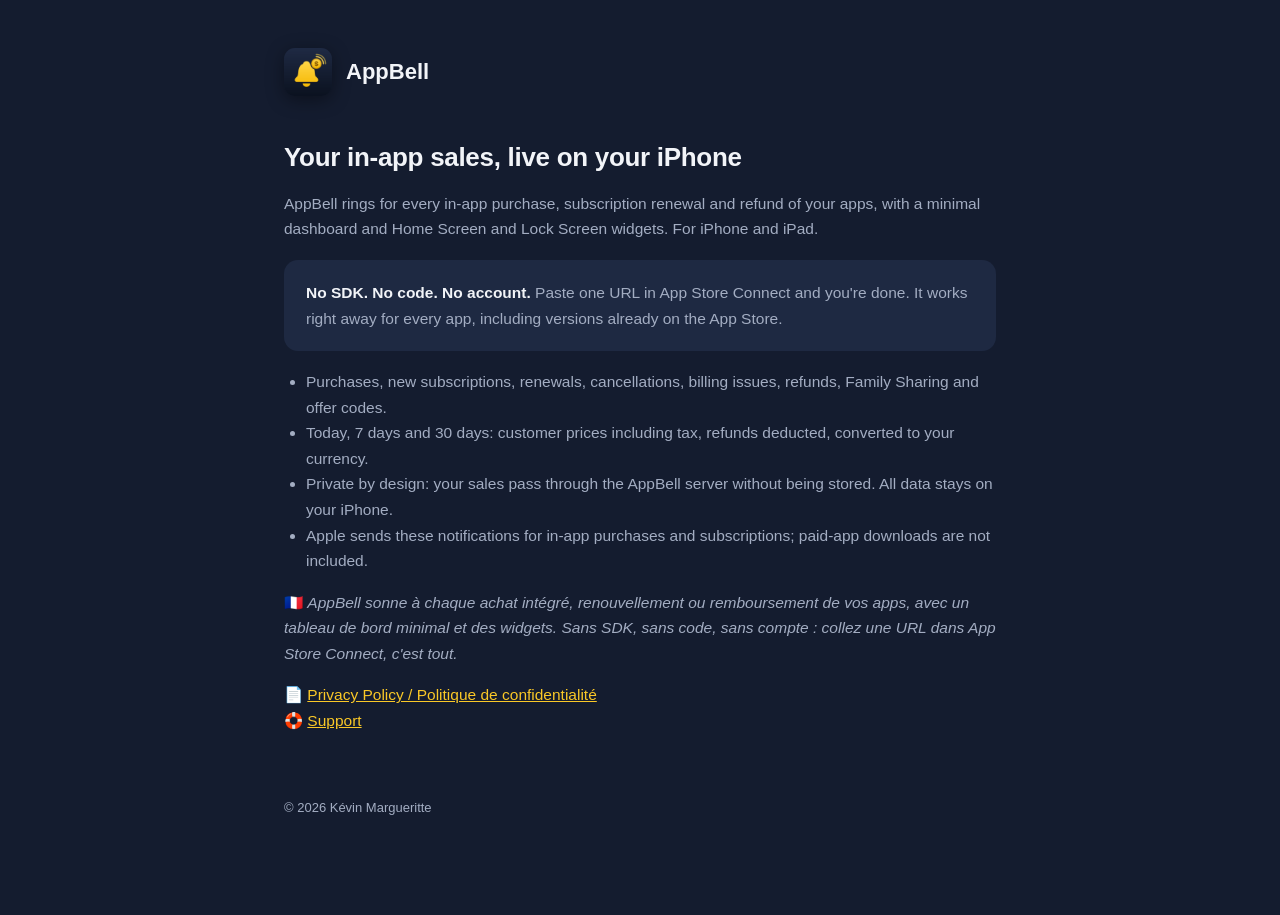
<file: index.html>
<!doctype html>
<html lang="en">
<head>
  <meta charset="utf-8">
  <meta name="viewport" content="width=device-width, initial-scale=1">
  <title>AppBell — Your in-app sales, live on your iPhone</title>
  <meta name="description" content="AppBell rings for every in-app purchase, renewal and refund of your apps. No SDK, no code, no account.">
  <link rel="icon" type="image/png" href="logo.png">
  <link rel="apple-touch-icon" href="logo.png">
  <link rel="stylesheet" href="style.css">
</head>
<body>
  <div class="wrap">
    <header>
      <img class="logo" src="logo.png" alt="AppBell">
      <h1>AppBell</h1>
    </header>

    <h2>Your in-app sales, live on your iPhone</h2>
    <p>AppBell rings for every in-app purchase, subscription renewal and refund of your apps,
    with a minimal dashboard and Home Screen and Lock Screen widgets. For iPhone and iPad.</p>

    <div class="card">
      <p><strong>No SDK. No code. No account.</strong> Paste one URL in App Store Connect and
      you're done. It works right away for every app, including versions already on the App Store.</p>
    </div>

    <ul>
      <li>Purchases, new subscriptions, renewals, cancellations, billing issues, refunds,
      Family Sharing and offer codes.</li>
      <li>Today, 7 days and 30 days: customer prices including tax, refunds deducted,
      converted to your currency.</li>
      <li>Private by design: your sales pass through the AppBell server without being stored.
      All data stays on your iPhone.</li>
      <li>Apple sends these notifications for in-app purchases and subscriptions; paid-app
      downloads are not included.</li>
    </ul>

    <p>🇫🇷 <em>AppBell sonne à chaque achat intégré, renouvellement ou remboursement
    de vos apps, avec un tableau de bord minimal et des widgets. Sans SDK, sans code,
    sans compte : collez une URL dans App Store Connect, c'est tout.</em></p>

    <p>
      📄 <a href="privacy.html">Privacy Policy / Politique de confidentialité</a><br>
      🛟 <a href="support.html">Support</a>
    </p>

    <footer>
      © 2026 Kévin Margueritte
    </footer>
  </div>
</body>
</html>
</file>
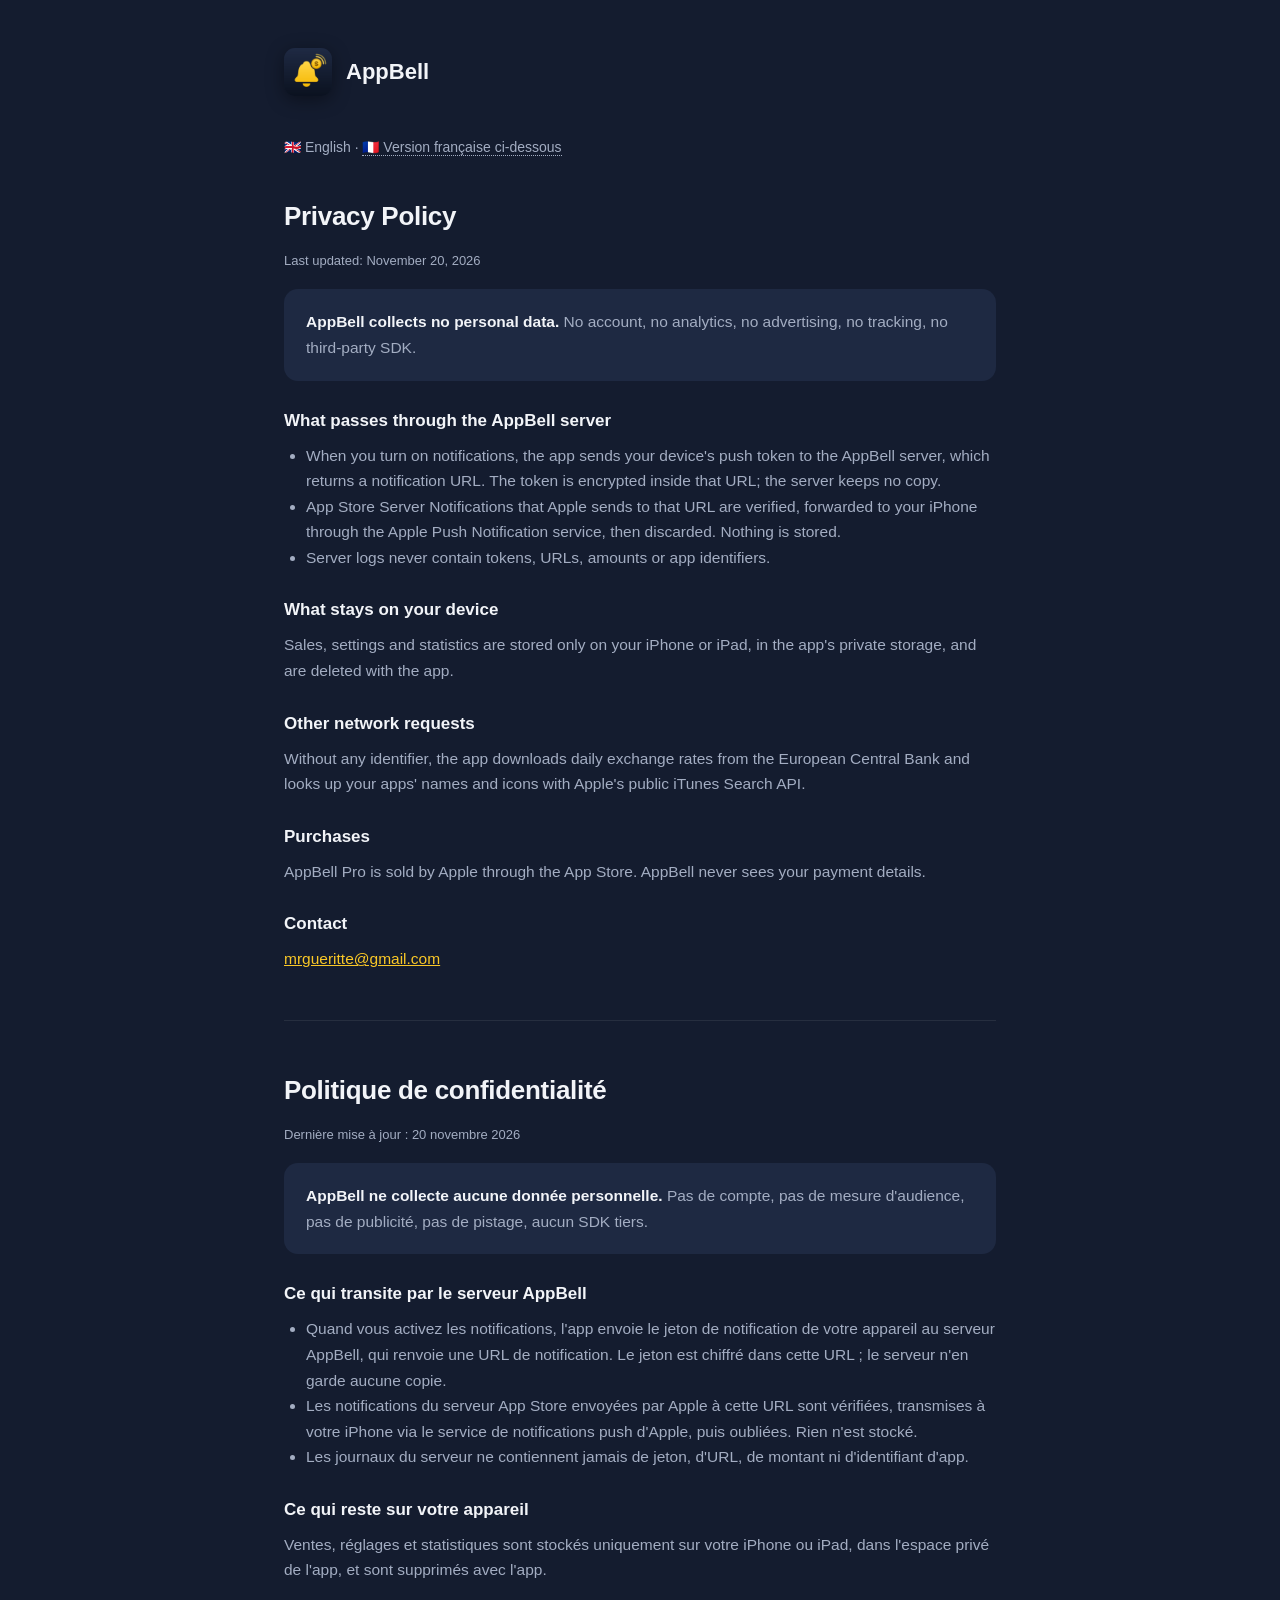
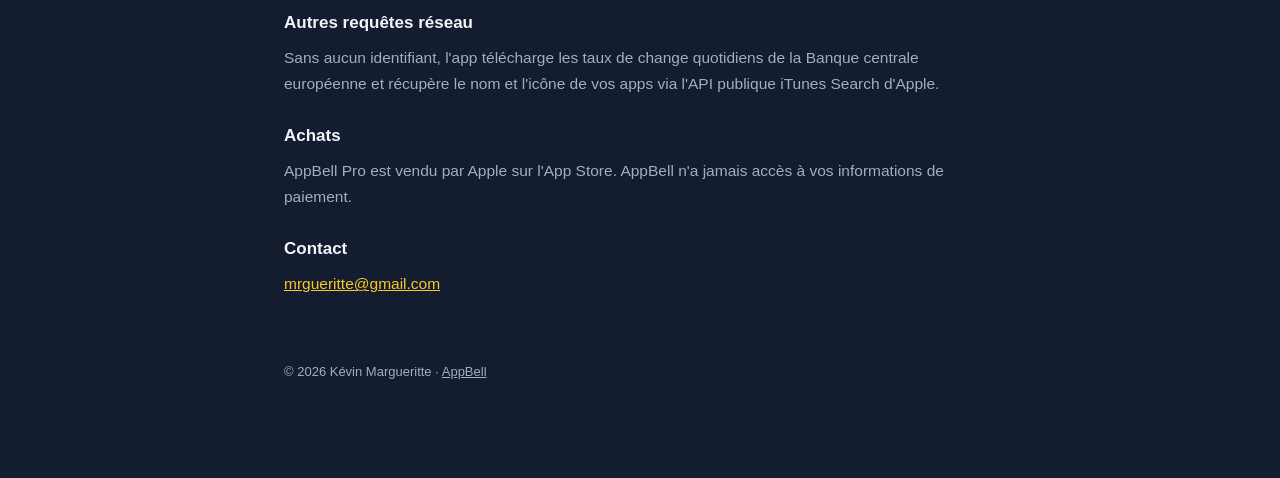
<file: privacy.html>
<!doctype html>
<html lang="en">
<head>
  <meta charset="utf-8">
  <meta name="viewport" content="width=device-width, initial-scale=1">
  <title>Privacy Policy — AppBell</title>
  <link rel="icon" type="image/png" href="logo.png">
  <link rel="stylesheet" href="style.css">
</head>
<body>
  <div class="wrap">
    <header>
      <img class="logo" src="logo.png" alt="AppBell">
      <h1><a href="index.html">AppBell</a></h1>
    </header>
    <nav class="langs">🇬🇧 English · <a href="#francais">🇫🇷 Version française ci-dessous</a></nav>

    <h2>Privacy Policy</h2>
    <p class="updated">Last updated: November 20, 2026</p>

    <div class="card">
      <p><strong>AppBell collects no personal data.</strong> No account, no analytics, no
      advertising, no tracking, no third-party SDK.</p>
    </div>

    <h3>What passes through the AppBell server</h3>
    <ul>
      <li>When you turn on notifications, the app sends your device's push token to the AppBell
      server, which returns a notification URL. The token is encrypted inside that URL; the server
      keeps no copy.</li>
      <li>App Store Server Notifications that Apple sends to that URL are verified, forwarded to
      your iPhone through the Apple Push Notification service, then discarded. Nothing is stored.</li>
      <li>Server logs never contain tokens, URLs, amounts or app identifiers.</li>
    </ul>

    <h3>What stays on your device</h3>
    <p>Sales, settings and statistics are stored only on your iPhone or iPad, in the app's private
    storage, and are deleted with the app.</p>

    <h3>Other network requests</h3>
    <p>Without any identifier, the app downloads daily exchange rates from the European Central
    Bank and looks up your apps' names and icons with Apple's public iTunes Search API.</p>

    <h3>Purchases</h3>
    <p>AppBell Pro is sold by Apple through the App Store. AppBell never sees your payment details.</p>

    <h3>Contact</h3>
    <p><a href="mailto:mrgueritte@gmail.com?subject=AppBell%20—%20Privacy">mrgueritte@gmail.com</a></p>

    <hr class="sep" id="francais">

    <h2 lang="fr">Politique de confidentialité</h2>
    <div lang="fr">
    <p class="updated">Dernière mise à jour : 20 novembre 2026</p>

    <div class="card">
      <p><strong>AppBell ne collecte aucune donnée personnelle.</strong> Pas de compte, pas de
      mesure d'audience, pas de publicité, pas de pistage, aucun SDK tiers.</p>
    </div>

    <h3>Ce qui transite par le serveur AppBell</h3>
    <ul>
      <li>Quand vous activez les notifications, l'app envoie le jeton de notification de votre
      appareil au serveur AppBell, qui renvoie une URL de notification. Le jeton est chiffré dans
      cette URL ; le serveur n'en garde aucune copie.</li>
      <li>Les notifications du serveur App Store envoyées par Apple à cette URL sont vérifiées,
      transmises à votre iPhone via le service de notifications push d'Apple, puis oubliées.
      Rien n'est stocké.</li>
      <li>Les journaux du serveur ne contiennent jamais de jeton, d'URL, de montant ni
      d'identifiant d'app.</li>
    </ul>

    <h3>Ce qui reste sur votre appareil</h3>
    <p>Ventes, réglages et statistiques sont stockés uniquement sur votre iPhone ou iPad, dans
    l'espace privé de l'app, et sont supprimés avec l'app.</p>

    <h3>Autres requêtes réseau</h3>
    <p>Sans aucun identifiant, l'app télécharge les taux de change quotidiens de la Banque
    centrale européenne et récupère le nom et l'icône de vos apps via l'API publique iTunes
    Search d'Apple.</p>

    <h3>Achats</h3>
    <p>AppBell Pro est vendu par Apple sur l'App Store. AppBell n'a jamais accès à vos
    informations de paiement.</p>

    <h3>Contact</h3>
    <p><a href="mailto:mrgueritte@gmail.com?subject=AppBell%20—%20Confidentialité">mrgueritte@gmail.com</a></p>
    </div>

    <footer>
      © 2026 Kévin Margueritte · <a href="index.html">AppBell</a>
    </footer>
  </div>
</body>
</html>
</file>
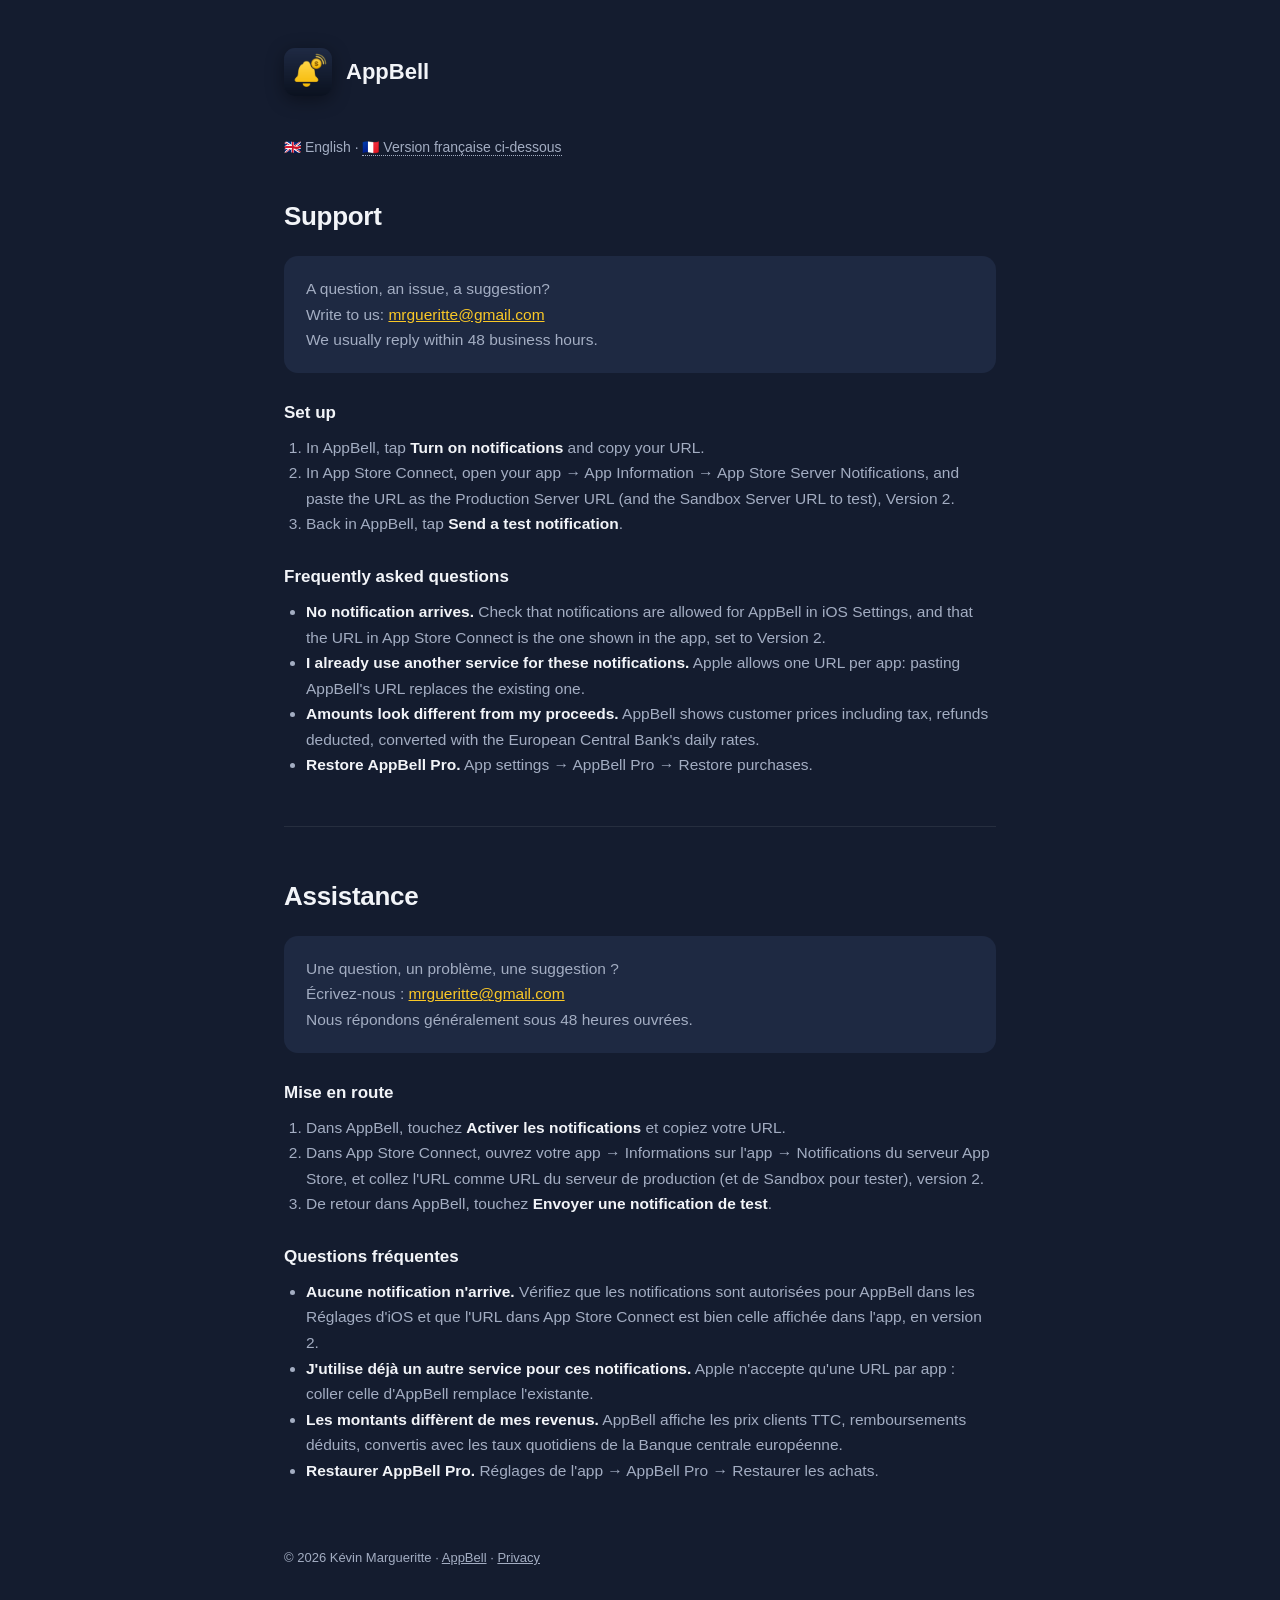
<file: support.html>
<!doctype html>
<html lang="en">
<head>
  <meta charset="utf-8">
  <meta name="viewport" content="width=device-width, initial-scale=1">
  <title>Support — AppBell</title>
  <link rel="icon" type="image/png" href="logo.png">
  <link rel="stylesheet" href="style.css">
</head>
<body>
  <div class="wrap">
    <header>
      <img class="logo" src="logo.png" alt="AppBell">
      <h1><a href="index.html">AppBell</a></h1>
    </header>
    <nav class="langs">🇬🇧 English · <a href="#francais">🇫🇷 Version française ci-dessous</a></nav>

    <h2>Support</h2>

    <div class="card">
      <p>A question, an issue, a suggestion?<br>
      Write to us: <a href="mailto:mrgueritte@gmail.com?subject=AppBell%20—%20Support">mrgueritte@gmail.com</a><br>
      We usually reply within 48 business hours.</p>
    </div>

    <h3>Set up</h3>
    <ol>
      <li>In AppBell, tap <strong>Turn on notifications</strong> and copy your URL.</li>
      <li>In App Store Connect, open your app → App Information → App Store Server Notifications,
      and paste the URL as the Production Server URL (and the Sandbox Server URL to test), Version 2.</li>
      <li>Back in AppBell, tap <strong>Send a test notification</strong>.</li>
    </ol>

    <h3>Frequently asked questions</h3>
    <ul>
      <li><strong>No notification arrives.</strong> Check that notifications are allowed for
      AppBell in iOS Settings, and that the URL in App Store Connect is the one shown in the app,
      set to Version 2.</li>
      <li><strong>I already use another service for these notifications.</strong> Apple allows
      one URL per app: pasting AppBell's URL replaces the existing one.</li>
      <li><strong>Amounts look different from my proceeds.</strong> AppBell shows customer prices
      including tax, refunds deducted, converted with the European Central Bank's daily rates.</li>
      <li><strong>Restore AppBell Pro.</strong> App settings → AppBell Pro → Restore purchases.</li>
    </ul>

    <hr class="sep" id="francais">

    <h2 lang="fr">Assistance</h2>
    <div lang="fr">
    <div class="card">
      <p>Une question, un problème, une suggestion ?<br>
      Écrivez-nous : <a href="mailto:mrgueritte@gmail.com?subject=AppBell%20—%20Assistance">mrgueritte@gmail.com</a><br>
      Nous répondons généralement sous 48 heures ouvrées.</p>
    </div>

    <h3>Mise en route</h3>
    <ol>
      <li>Dans AppBell, touchez <strong>Activer les notifications</strong> et copiez votre URL.</li>
      <li>Dans App Store Connect, ouvrez votre app → Informations sur l'app → Notifications du
      serveur App Store, et collez l'URL comme URL du serveur de production (et de Sandbox pour
      tester), version 2.</li>
      <li>De retour dans AppBell, touchez <strong>Envoyer une notification de test</strong>.</li>
    </ol>

    <h3>Questions fréquentes</h3>
    <ul>
      <li><strong>Aucune notification n'arrive.</strong> Vérifiez que les notifications sont
      autorisées pour AppBell dans les Réglages d'iOS et que l'URL dans App Store Connect est bien
      celle affichée dans l'app, en version 2.</li>
      <li><strong>J'utilise déjà un autre service pour ces notifications.</strong> Apple n'accepte
      qu'une URL par app : coller celle d'AppBell remplace l'existante.</li>
      <li><strong>Les montants diffèrent de mes revenus.</strong> AppBell affiche les prix clients
      TTC, remboursements déduits, convertis avec les taux quotidiens de la Banque centrale européenne.</li>
      <li><strong>Restaurer AppBell Pro.</strong> Réglages de l'app → AppBell Pro → Restaurer les achats.</li>
    </ul>
    </div>

    <footer>
      © 2026 Kévin Margueritte · <a href="index.html">AppBell</a> · <a href="privacy.html">Privacy</a>
    </footer>
  </div>
</body>
</html>
</file>
<file: style.css>
:root {
  --bg: #141c2f;
  --card: #1e2942;
  --text: #f2f4f8;
  --muted: #a3adc2;
  --accent: #fac827;
}
* { margin: 0; padding: 0; box-sizing: border-box; }
body {
  font-family: -apple-system, BlinkMacSystemFont, "Segoe UI", Roboto, Helvetica, Arial, sans-serif;
  background: var(--bg);
  color: var(--text);
  line-height: 1.65;
  -webkit-font-smoothing: antialiased;
}
.wrap { max-width: 760px; margin: 0 auto; padding: 48px 24px 96px; }
header { display: flex; align-items: center; gap: 14px; margin-bottom: 40px; }
header img.logo {
  width: 48px; height: 48px; border-radius: 11px;
  box-shadow: 0 4px 18px rgba(0,0,0,.4);
}
header h1 { font-size: 22px; font-weight: 700; }
header a { color: var(--text); text-decoration: none; }
nav.langs { margin-bottom: 28px; font-size: 14px; color: var(--muted); }
nav.langs a { color: var(--muted); text-decoration: none; border-bottom: 1px dotted var(--muted); }
nav.langs a:hover { color: var(--text); }
h2 { font-size: 26px; font-weight: 800; margin: 36px 0 12px; letter-spacing: -.3px; }
h3 { font-size: 17px; font-weight: 700; margin: 26px 0 8px; }
p, li { color: var(--muted); font-size: 15.5px; }
ul, ol { padding-left: 22px; margin: 8px 0; }
.wrap > p + p, .wrap > ul + p { margin-top: 16px; }
strong { color: var(--text); font-weight: 600; }
a { color: var(--accent); }
.card {
  background: var(--card); border-radius: 14px; padding: 20px 22px; margin: 18px 0;
}
.updated { font-size: 13px; color: var(--muted); margin-top: 6px; }
hr.sep { border: none; border-top: 1px solid #ffffff14; margin: 48px 0; }
footer { margin-top: 64px; font-size: 13px; color: var(--muted); }
footer a { color: var(--muted); }
</file>
